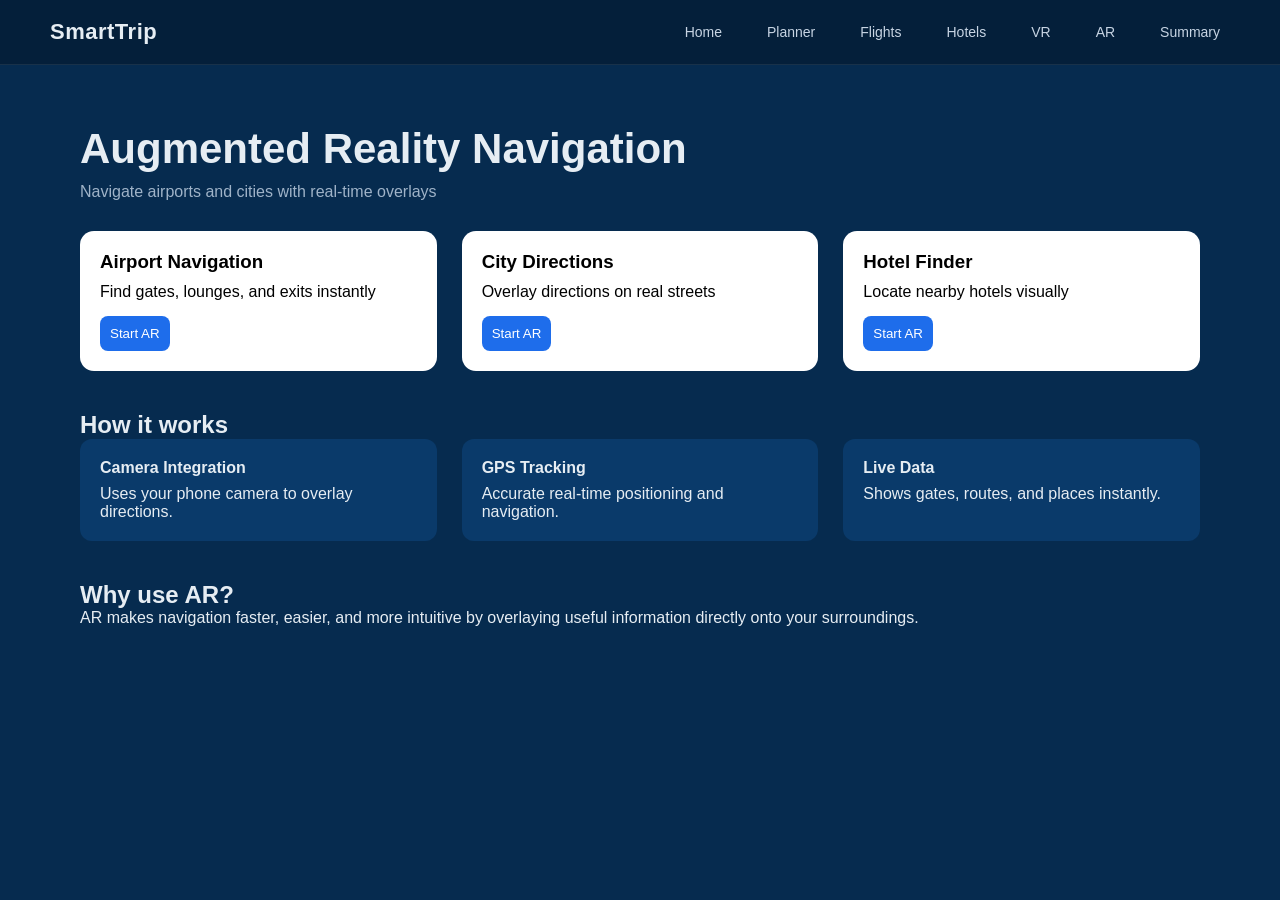
<file: ar.html>
<!DOCTYPE html>
<html>
<head>
  <title>AR Navigation</title>
  <link rel="stylesheet" href="css/style.css">
  
</head>
<body>

<header class="navbar">

  <div class="logo">SmartTrip</div>

  <!-- HAMBURGER (mobile) -->
  <div class="menu-toggle" onclick="toggleMenu()">☰</div>

  <nav class="nav-links" id="navLinks">
    <a href="index.html">Home</a>
    <a href="planner.html">Planner</a>
    <a href="booking.html">Flights</a>
    <a href="hotels.html">Hotels</a>
    <a href="vr.html">VR</a>
    <a href="ar.html">AR</a>
    <a href="summary.html">Summary</a>
  </nav>

</header>

<section class="container">

  <!-- HEADER -->
  <div class="page-header">
    <h1>Augmented Reality Navigation</h1>
    <p>Navigate airports and cities with real-time overlays</p>
  </div>

  <!-- FEATURES -->
  <div class="grid-3">

    <div class="card">
      <h3>Airport Navigation</h3>
      <p>Find gates, lounges, and exits instantly</p>
      <button onclick="openAR('airport')">Start AR</button>
    </div>

    <div class="card">
      <h3>City Directions</h3>
      <p>Overlay directions on real streets</p>
      <button onclick="openAR('city')">Start AR</button>
    </div>

    <div class="card">
      <h3>Hotel Finder</h3>
      <p>Locate nearby hotels visually</p>
      <button onclick="openAR('hotel')">Start AR</button>
    </div>

  </div>

  <!-- HOW IT WORKS -->
  <div class="info-section">
    <h2>How it works</h2>

    <div class="grid-3">
      <div class="info-card">
        <h4>Camera Integration</h4>
        <p>Uses your phone camera to overlay directions.</p>
      </div>

      <div class="info-card">
        <h4>GPS Tracking</h4>
        <p>Accurate real-time positioning and navigation.</p>
      </div>

      <div class="info-card">
        <h4>Live Data</h4>
        <p>Shows gates, routes, and places instantly.</p>
      </div>
    </div>
  </div>

  <!-- BENEFITS -->
  <div class="info-section">
    <h2>Why use AR?</h2>
    <p>
      AR makes navigation faster, easier, and more intuitive by overlaying useful
      information directly onto your surroundings.
    </p>
  </div>

</section>


<script>
function openAR(type){

  const trip = JSON.parse(localStorage.getItem("trip"));

  if(!trip){
    alert("Plan a trip first");
    return;
  }

  const destination = trip.to || "Delhi";

  let url = "";

  if(type === "airport"){
    // opens airport navigation
    url = "https://www.google.com/maps/search/airport+near+" + destination;
  }

  else if(type === "city"){
    // opens live directions (feels like AR navigation)
    url = "https://www.google.com/maps/dir/?api=1&destination=" + destination + "&travelmode=driving";
  }

  else if(type === "hotel"){
    // opens hotels nearby
    url = "https://www.google.com/maps/search/hotels+in+" + destination;
  }

  window.open(url, "_blank");
}
</script>
</body>
</html>
</file>
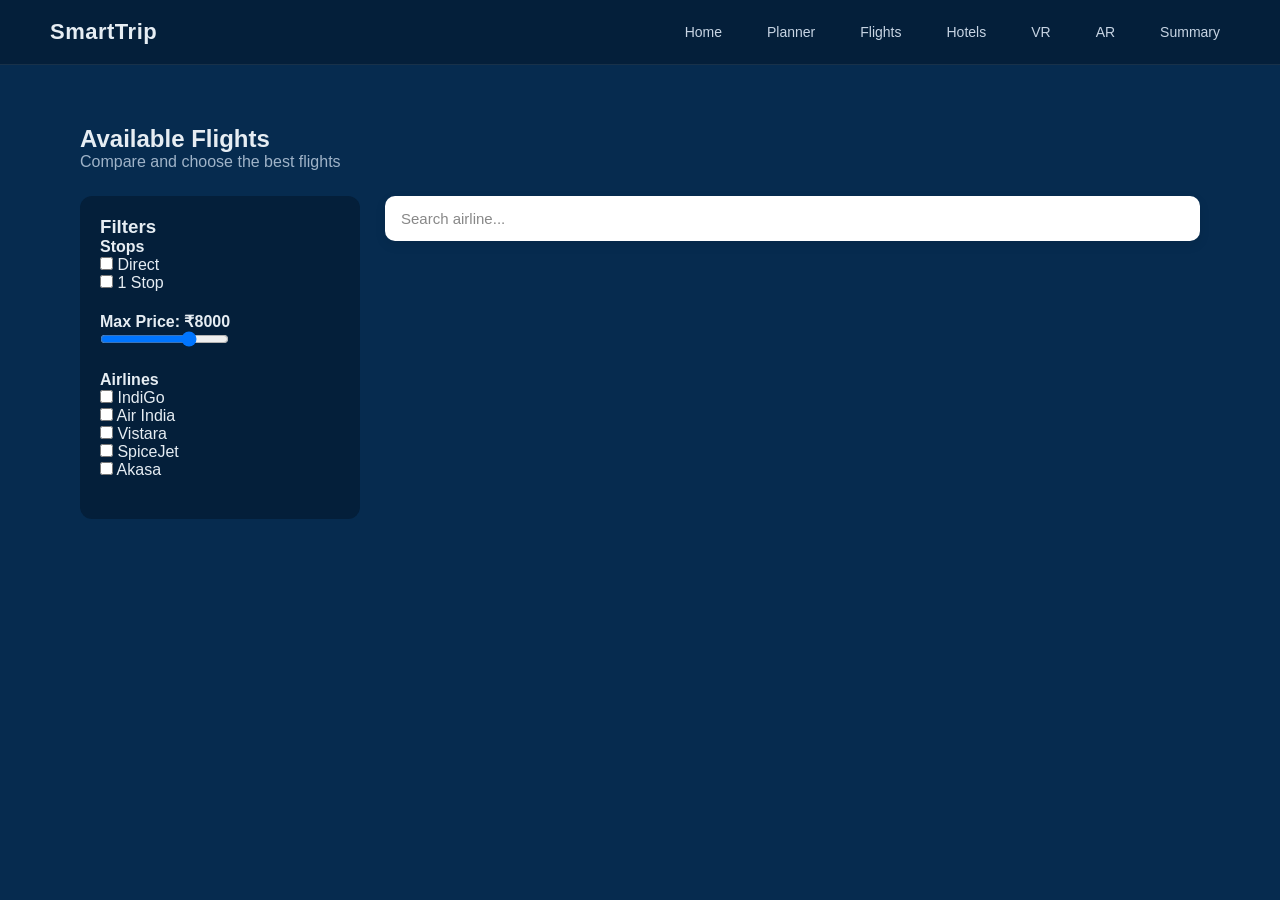
<file: booking.html>
<!DOCTYPE html>
<html>
<head>
  <title>Booking</title>
  <link rel="stylesheet" href="css/style.css">
</head>
<body>

<header class="navbar">
  <div class="logo">SmartTrip</div>

  <div class="menu-toggle" onclick="toggleMenu()">☰</div>

  <nav class="nav-links" id="navLinks">
    <a href="index.html">Home</a>
    <a href="planner.html">Planner</a>
    <a href="booking.html">Flights</a>
    <a href="hotels.html">Hotels</a>
    <a href="vr.html">VR</a>
    <a href="ar.html">AR</a>
    <a href="summary.html">Summary</a>
  </nav>
</header>

<section class="booking-container">

  <h1>Available Flights</h1>
  <p class="sub">Compare and choose the best flights</p>

  <div class="booking-layout">

    <!-- FILTERS -->
    <div class="filters">

      <h3>Filters</h3>

      <div class="filter-box">
        <p><b>Stops</b></p>
        <label><input type="checkbox" id="direct"> Direct</label><br>
        <label><input type="checkbox" id="onestop"> 1 Stop</label>
      </div>

      <div class="filter-box">
        <p><b>Max Price: ₹<span id="priceValue">8000</span></b></p>
        <input type="range" id="priceRange" min="3000" max="10000" value="8000">
      </div>

      <div class="filter-box">
        <p><b>Airlines</b></p>
        <label><input type="checkbox" class="airline" value="indigo"> IndiGo</label><br>
        <label><input type="checkbox" class="airline" value="air india"> Air India</label><br>
        <label><input type="checkbox" class="airline" value="vistara"> Vistara</label><br>
        <label><input type="checkbox" class="airline" value="spicejet"> SpiceJet</label><br>
        <label><input type="checkbox" class="airline" value="akasa"> Akasa</label>
      </div>

    </div>

    <!-- RESULTS -->
    <div style="width:100%;">
      <input type="text" id="flightSearch" placeholder="Search airline..." class="search-input">
      <div class="results" id="flightsContainer"></div>
    </div>

  </div>

</section>

<script>

// SELECT
function selectFlight(flight){
  localStorage.setItem("flight", flight);
  window.location.href = "summary.html";
}

// LOAD
document.addEventListener("DOMContentLoaded", () => {

  const trip = JSON.parse(localStorage.getItem("trip"));
  const container = document.getElementById("flightsContainer");

  const flights = [
    "IndiGo","Air India","Vistara","SpiceJet","Akasa",
    "AirAsia","Emirates","Qatar Airways","Etihad","Go First"
  ];

  container.innerHTML = flights.map(name => {

    const price = Math.floor(Math.random() * 5000 + 3000);
    const stops = Math.random() > 0.5 ? "direct" : "1stop";

    return `
      <div class="flight-card"
        data-price="${price}"
        data-stops="${stops}"
        data-airline="${name.toLowerCase()}">

        <div class="flight-info">
          <h3>${name}</h3>
          <p>${trip.from} → ${trip.to}</p>
          <span>${stops === "direct" ? "Direct" : "1 Stop"}</span>
        </div>

        <div class="flight-price">
          <h2>₹${price}</h2>
          <button onclick="selectFlight('${name} ₹${price}')">Select</button>
        </div>

      </div>
    `;
  }).join("");

  initFilters();
});

// 🔥 COMBINED FILTER + SEARCH
function initFilters(){

  const priceRange = document.getElementById("priceRange");
  const priceValue = document.getElementById("priceValue");
  const searchInput = document.getElementById("flightSearch");

  priceRange.addEventListener("input", () => {
    priceValue.innerText = priceRange.value;
    applyFilters();
  });

  document.getElementById("direct").addEventListener("change", applyFilters);
  document.getElementById("onestop").addEventListener("change", applyFilters);

  document.querySelectorAll(".airline")
    .forEach(cb => cb.addEventListener("change", applyFilters));

  searchInput.addEventListener("input", applyFilters);
}

// 🔥 MAIN LOGIC (FILTER + SEARCH TOGETHER)
function applyFilters(){

  const maxPrice = parseInt(document.getElementById("priceRange").value);
  const direct = document.getElementById("direct").checked;
  const onestop = document.getElementById("onestop").checked;
  const search = document.getElementById("flightSearch").value.toLowerCase();

  const selectedAirlines = Array.from(document.querySelectorAll(".airline"))
    .filter(cb => cb.checked)
    .map(cb => cb.value);

  document.querySelectorAll(".flight-card").forEach(card => {

    const price = parseInt(card.dataset.price);
    const stops = card.dataset.stops;
    const airline = card.dataset.airline;

    let show = true;

    if(price > maxPrice) show = false;
    if(direct && stops !== "direct") show = false;
    if(onestop && stops !== "1stop") show = false;

    if(selectedAirlines.length && !selectedAirlines.includes(airline)) show = false;
    if(search && !airline.includes(search)) show = false;

    card.style.display = show ? "flex" : "none";
  });
}

</script>

</body>
</html>
</file>
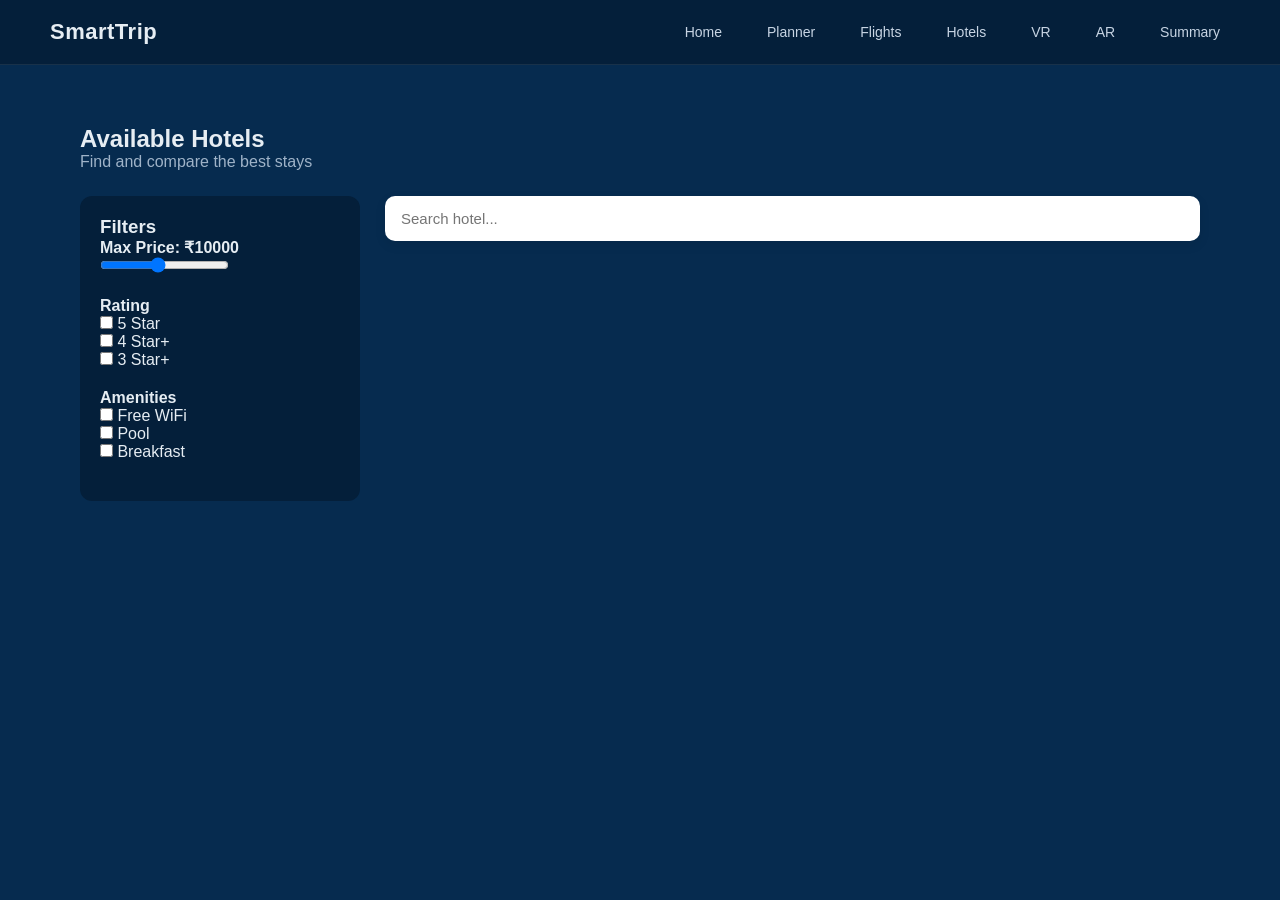
<file: hotels.html>
<!DOCTYPE html>
<html>
<head>
  <title>Hotels</title>
  <link rel="stylesheet" href="css/style.css">
</head>
<body>

<header class="navbar">
  <div class="logo">SmartTrip</div>

  <div class="menu-toggle" onclick="toggleMenu()">☰</div>

  <nav class="nav-links" id="navLinks">
    <a href="index.html">Home</a>
    <a href="planner.html">Planner</a>
    <a href="booking.html">Flights</a>
    <a href="hotels.html">Hotels</a>
    <a href="vr.html">VR</a>
    <a href="ar.html">AR</a>
    <a href="summary.html">Summary</a>
  </nav>
</header>

<section class="booking-container">

  <h1>Available Hotels</h1>
  <p class="sub">Find and compare the best stays</p>

  <div class="booking-layout">

    <!-- FILTERS -->
    <div class="filters">

      <h3>Filters</h3>

      <div class="filter-box">
        <p><b>Max Price: ₹<span id="hotelPriceValue">10000</span></b></p>
        <input type="range" id="hotelPriceRange" min="2000" max="20000" value="10000">
      </div>

      <div class="filter-box">
        <p><b>Rating</b></p>
        <label><input type="checkbox" class="rating" value="5"> 5 Star</label><br>
        <label><input type="checkbox" class="rating" value="4"> 4 Star+</label><br>
        <label><input type="checkbox" class="rating" value="3"> 3 Star+</label>
      </div>

      <div class="filter-box">
        <p><b>Amenities</b></p>
        <label><input type="checkbox" class="amenity" value="wifi"> Free WiFi</label><br>
        <label><input type="checkbox" class="amenity" value="pool"> Pool</label><br>
        <label><input type="checkbox" class="amenity" value="breakfast"> Breakfast</label>
      </div>

    </div>

    <!-- RESULTS -->
    <div style="width:100%;">
      <input type="text" id="hotelSearch" placeholder="Search hotel..." class="search-input1">
      <div class="results" id="hotelsContainer"></div>
    </div>

  </div>

</section>

<script>

// SELECT HOTEL
function selectHotel(hotel){
  localStorage.setItem("hotel", hotel);
  window.location.href = "summary.html";
}

// LOAD
document.addEventListener("DOMContentLoaded", () => {

  const trip = JSON.parse(localStorage.getItem("trip"));
  const container = document.getElementById("hotelsContainer");

  const hotels = [
    "Hotel Sunshine","Grand Palace","Budget Inn","Luxury Suites",
    "Ocean View","Royal Stay","City Lodge","Elite Residency",
    "Comfort Rooms","Skyline Hotel"
  ];

  container.innerHTML = hotels.map(name => {

    const price = Math.floor(Math.random() * 8000 + 2000);
    const rating = Math.floor(Math.random() * 3 + 3);

    const amenities = ["wifi","pool","breakfast"]
      .filter(() => Math.random() > 0.5);

    return `
      <div class="hotel-card"
        data-price="${price}"
        data-rating="${rating}"
        data-amenities="${amenities.join(",")}"
        data-name="${name.toLowerCase()}">

        <div>
          <h3>${name}</h3>
          <p>${trip.to} • ${rating} Star</p>
          <span>${amenities.join(" • ")}</span>
        </div>

        <div>
          <h2>₹${price}</h2>
          <button onclick="selectHotel('${name} ₹${price}')">
            Select
          </button>
        </div>

      </div>
    `;
  }).join("");

  initFilters();
});

// 🔥 COMBINED FILTER + SEARCH
function initFilters(){

  const priceRange = document.getElementById("hotelPriceRange");
  const priceValue = document.getElementById("hotelPriceValue");
  const searchInput = document.getElementById("hotelSearch");

  priceRange.addEventListener("input", () => {
    priceValue.innerText = priceRange.value;
    applyFilters();
  });

  document.querySelectorAll(".rating")
    .forEach(cb => cb.addEventListener("change", applyFilters));

  document.querySelectorAll(".amenity")
    .forEach(cb => cb.addEventListener("change", applyFilters));

  searchInput.addEventListener("input", applyFilters);
}

// 🔥 MAIN LOGIC
function applyFilters(){

  const maxPrice = parseInt(document.getElementById("hotelPriceRange").value);
  const search = document.getElementById("hotelSearch").value.toLowerCase();

  const selectedRatings = Array.from(document.querySelectorAll(".rating"))
    .filter(cb => cb.checked)
    .map(cb => parseInt(cb.value));

  const selectedAmenities = Array.from(document.querySelectorAll(".amenity"))
    .filter(cb => cb.checked)
    .map(cb => cb.value);

  document.querySelectorAll(".hotel-card").forEach(card => {

    const price = parseInt(card.dataset.price);
    const rating = parseInt(card.dataset.rating);
    const amenities = card.dataset.amenities.split(",");
    const name = card.dataset.name;

    let show = true;

    if(price > maxPrice) show = false;

    if(selectedRatings.length &&
       !selectedRatings.some(r => rating >= r)) show = false;

    if(selectedAmenities.length &&
       !selectedAmenities.every(a => amenities.includes(a))) show = false;

    if(search && !name.includes(search)) show = false;

    card.style.display = show ? "flex" : "none";
  });
}

</script>

</body>
</html>
</file>
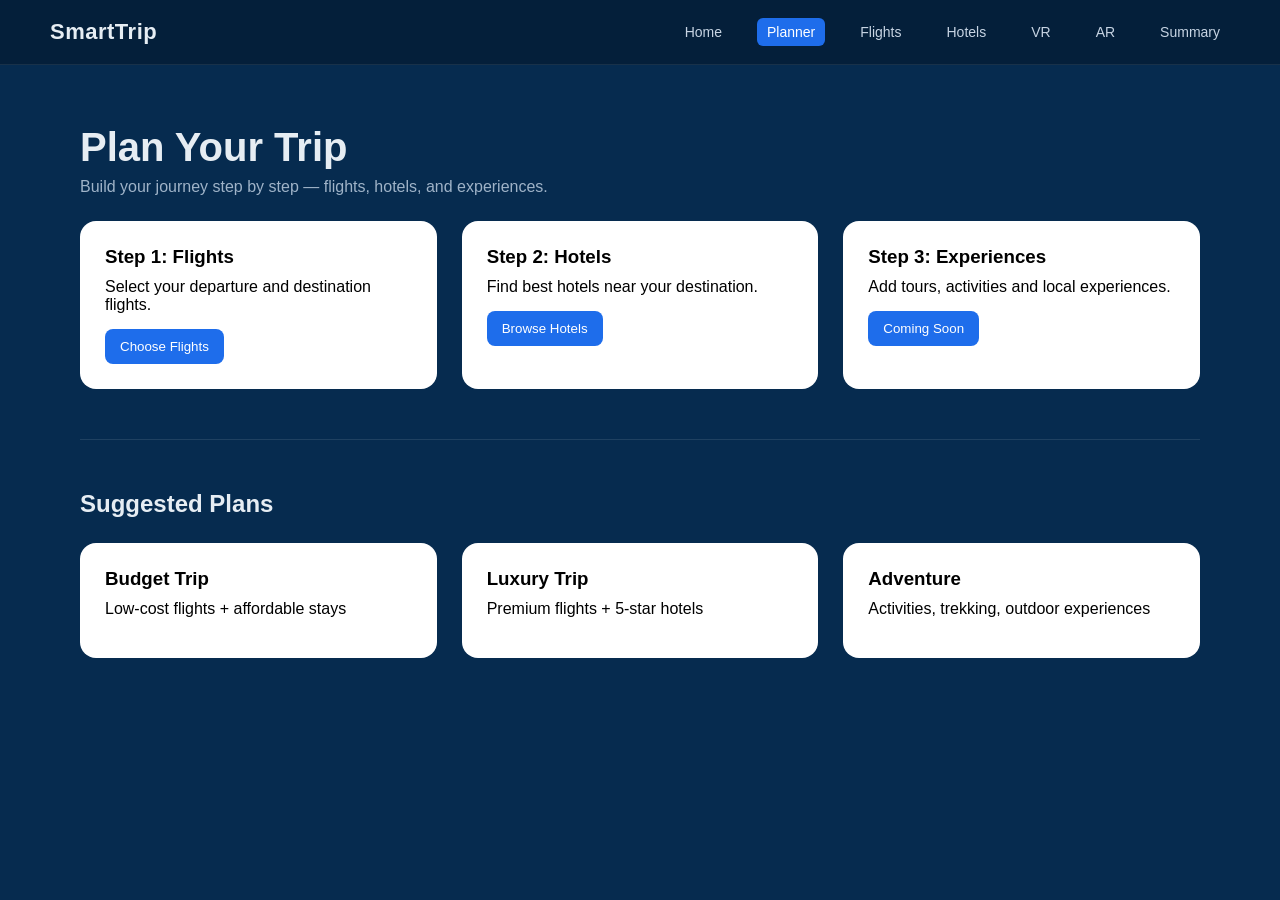
<file: planner.html>
<!DOCTYPE html>
<html>
<head>
  <title>Planner</title>
  <link rel="stylesheet" href="css/style.css">
</head>
<body>

<header class="navbar">

  <div class="logo">SmartTrip</div>

  <!-- HAMBURGER (mobile) -->
  <div class="menu-toggle" onclick="toggleMenu()">☰</div>

  <nav class="nav-links" id="navLinks">
    <a href="index.html">Home</a>
    <a href="planner.html">Planner</a>
    <a href="booking.html">Flights</a>
    <a href="hotels.html">Hotels</a>
    <a href="vr.html">VR</a>
    <a href="ar.html">AR</a>
    <a href="summary.html">Summary</a>
  </nav>

</header>

<section class="planner-container">

  <!-- HEADER -->
  <div class="planner-header">
    <h1>Plan Your Trip</h1>
    <p>Build your journey step by step — flights, hotels, and experiences.</p>
  </div>

  <!-- STEPS -->
  <div class="planner-grid">

    <div class="planner-card">
      <h3>Step 1: Flights</h3>
      <p>Select your departure and destination flights.</p>
      <button onclick="goTo('booking.html')">Choose Flights</button>
    </div>

    <div class="planner-card">
      <h3>Step 2: Hotels</h3>
      <p>Find best hotels near your destination.</p>
      <button onclick="goTo('hotels.html')">Browse Hotels</button>
    </div>

    <div class="planner-card">
      <h3>Step 3: Experiences</h3>
      <p>Add tours, activities and local experiences.</p>
      <button>Coming Soon</button>
    </div>

  </div>

  <!-- DIVIDER -->
  <div class="divider"></div>

  <!-- SUGGESTED -->
  <div class="planner-header">
    <h2>Suggested Plans</h2>
  </div>

  <div class="planner-grid">

    <div class="planner-card">
      <h3>Budget Trip</h3>
      <p>Low-cost flights + affordable stays</p>
    </div>

    <div class="planner-card">
      <h3>Luxury Trip</h3>
      <p>Premium flights + 5-star hotels</p>
    </div>

    <div class="planner-card">
      <h3>Adventure</h3>
      <p>Activities, trekking, outdoor experiences</p>
    </div>

  </div>

</section>

<script src="js/app.js"></script>
</body>
</html>
</file>
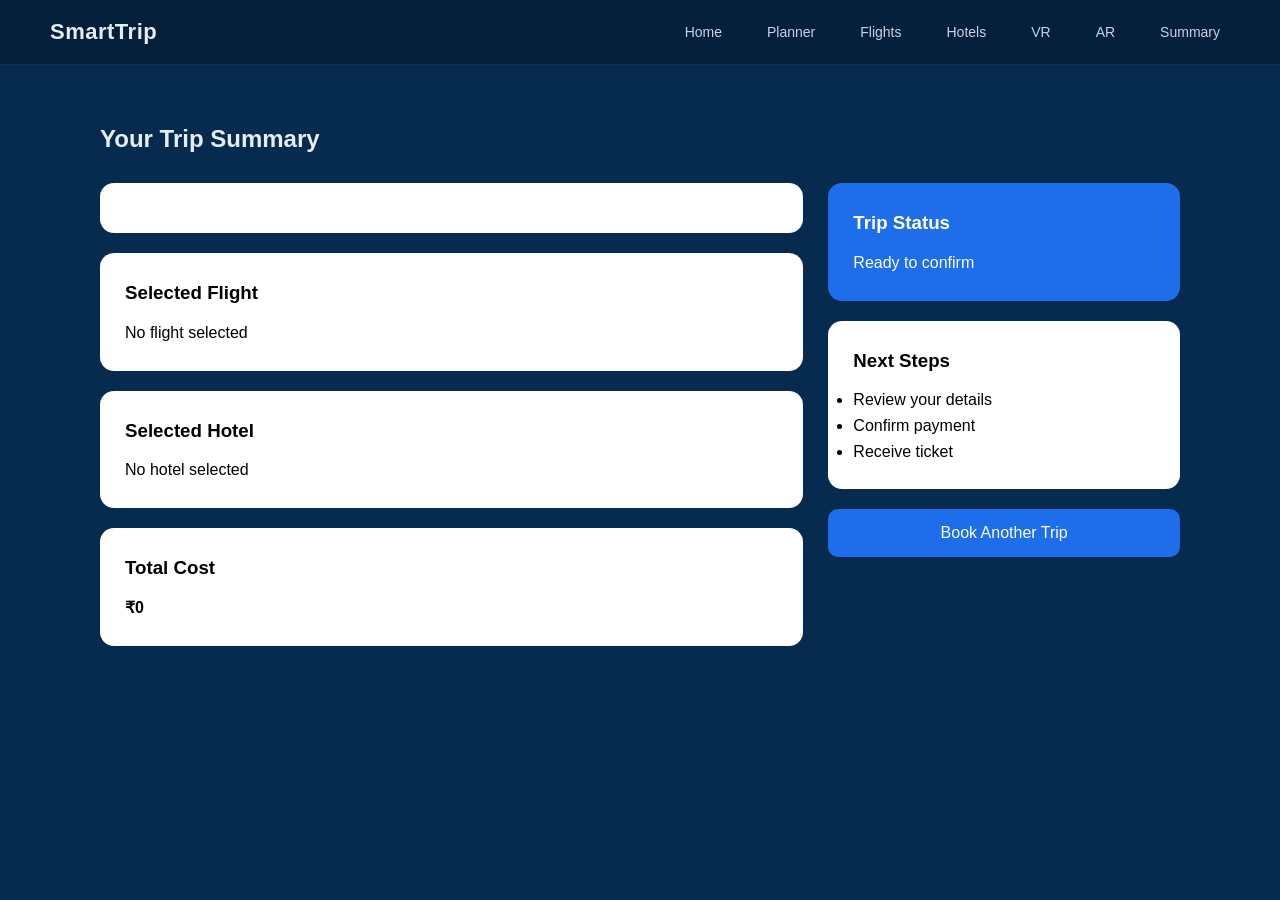
<file: summary.html>
<!DOCTYPE html>
<html>
<head>
  <title>Trip Summary</title>
  <link rel="stylesheet" href="css/style.css">
</head>
<body onload="loadSummary()">

<header class="navbar">

  <div class="logo">SmartTrip</div>

  <!-- HAMBURGER (mobile) -->
  <div class="menu-toggle" onclick="toggleMenu()">☰</div>

  <nav class="nav-links" id="navLinks">
    <a href="index.html">Home</a>
    <a href="planner.html">Planner</a>
    <a href="booking.html">Flights</a>
    <a href="hotels.html">Hotels</a>
    <a href="vr.html">VR</a>
    <a href="ar.html">AR</a>
    <a href="summary.html">Summary</a>
  </nav>

</header>

<section class="summary-container">

  <h1>Your Trip Summary</h1>

  <!-- MAIN GRID -->
  <div class="summary-grid">

    <!-- LEFT SIDE -->
    <div class="summary-left">

      <div class="summary-card" id="tripBox"></div>

      <div class="summary-card" id="flightBox"></div>
      <div class="summary-card" id="hotelBox"></div>
      <div class="summary-card" id="totalBox"></div>

    </div>

    <!-- RIGHT SIDE -->
    <div class="summary-right">

      <div class="summary-card highlight">
        <h3>Trip Status</h3>
        <p>Ready to confirm</p>
      </div>

      <div class="summary-card">
        <h3>Next Steps</h3>
        <ul>
          <li>Review your details</li>
          <li>Confirm payment</li>
          <li>Receive ticket</li>
        </ul>
      </div>

      <a href="index.html">
  <button class="primary-btn">Book Another Trip</button>
</a>

    </div>

  </div>

</section>

<script>
function loadSummary(){

  const trip = JSON.parse(localStorage.getItem("trip"));
  const flight = localStorage.getItem("flight");
  const hotel = localStorage.getItem("hotel");

  let total = 0;

  /* =========================
     TRIP DETAILS
  ========================= */
  if(trip){
    document.getElementById("tripBox").innerHTML = `
      <h3>Trip Details</h3>
      <p><b>From:</b> ${trip.from}</p>
      <p><b>To:</b> ${trip.to}</p>
      <p><b>Date:</b> ${trip.depart}</p>
      <p><b>Travelers:</b> ${trip.travelers}</p>
    `;
  }

  /* =========================
     FLIGHT
  ========================= */
  if(flight){
    document.getElementById("flightBox").innerHTML = `
      <h3>Selected Flight</h3>
      <p>${flight}</p>
    `;

    // extract price
    const fPrice = parseInt(flight.replace(/[^0-9]/g, ""));
    total += fPrice;
  } else {
    document.getElementById("flightBox").innerHTML = `
      <h3>Selected Flight</h3>
      <p>No flight selected</p>
    `;
  }

  /* =========================
     HOTEL
  ========================= */
  if(hotel){
    document.getElementById("hotelBox").innerHTML = `
      <h3>Selected Hotel</h3>
      <p>${hotel}</p>
    `;

    const hPrice = parseInt(hotel.replace(/[^0-9]/g, ""));
    total += hPrice;
  } else {
    document.getElementById("hotelBox").innerHTML = `
      <h3>Selected Hotel</h3>
      <p>No hotel selected</p>
    `;
  }

  /* =========================
     TOTAL
  ========================= */
  document.getElementById("totalBox").innerHTML = `
    <h3>Total Cost</h3>
    <p><b>₹${total}</b></p>
  `;

 function goTo(page){
  window.location.href = page;
}
}
</script>

</body>
</html>
</file>
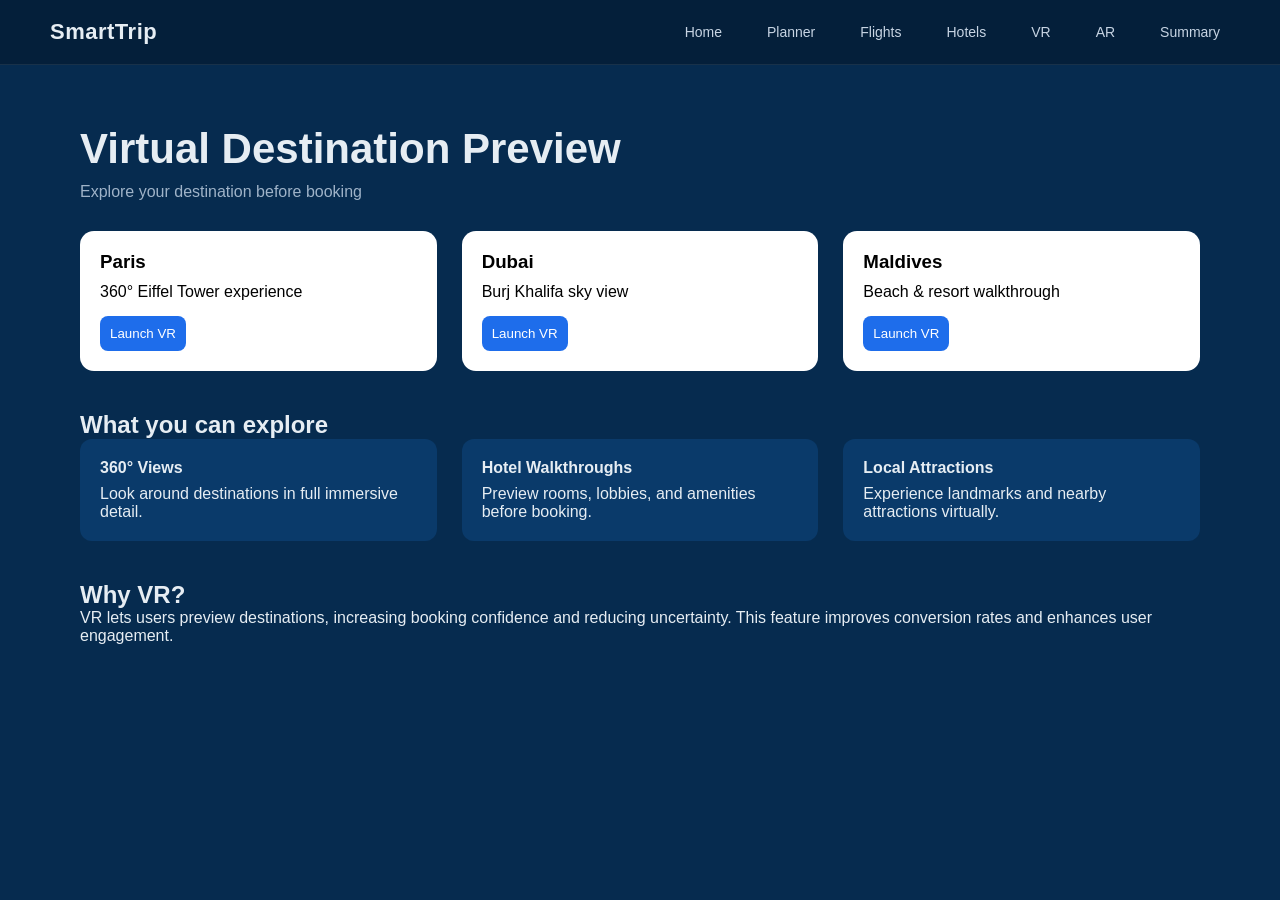
<file: vr.html>
<!DOCTYPE html>
<html>
<head>
  <title>VR Preview</title>
  <link rel="stylesheet" href="css/style.css">
</head>
<body>

<header class="navbar">

  <div class="logo">SmartTrip</div>

  <div class="menu-toggle" onclick="toggleMenu()">☰</div>

  <nav class="nav-links" id="navLinks">
    <a href="index.html">Home</a>
    <a href="planner.html">Planner</a>
    <a href="booking.html">Flights</a>
    <a href="hotels.html">Hotels</a>
    <a href="vr.html">VR</a>
    <a href="ar.html">AR</a>
    <a href="summary.html">Summary</a>
  </nav>

</header>

<section class="container">

  <div class="page-header">
    <h1>Virtual Destination Preview</h1>
    <p>Explore your destination before booking</p>
  </div>

  <div class="grid-3">

    <div class="card">
      <h3>Paris</h3>
      <p>360° Eiffel Tower experience</p>
      <button onclick="openEarth(48.8584, 2.2945)">Launch VR</button>
    </div>

    <div class="card">
      <h3>Dubai</h3>
      <p>Burj Khalifa sky view</p>
      <button onclick="openEarth( 25.1972 , 55.2744)">Launch VR</button>
    </div>

    <div class="card">
      <h3>Maldives</h3>
      <p>Beach & resort walkthrough</p>
      <button onclick="openEarth(3.2913, 73.3215)">Launch VR</button>
    </div>

  </div>

  <div class="info-section">
    <h2>What you can explore</h2>

    <div class="grid-3">
      <div class="info-card">
        <h4>360° Views</h4>
        <p>Look around destinations in full immersive detail.</p>
      </div>

      <div class="info-card">
        <h4>Hotel Walkthroughs</h4>
        <p>Preview rooms, lobbies, and amenities before booking.</p>
      </div>

      <div class="info-card">
        <h4>Local Attractions</h4>
        <p>Experience landmarks and nearby attractions virtually.</p>
      </div>
    </div>
  </div>

  <div class="info-section">
    <h2>Why VR?</h2>
    <p>
      VR lets users preview destinations, increasing booking confidence and reducing uncertainty.
      This feature improves conversion rates and enhances user engagement.
    </p>
  </div>

</section>

<!-- ✅ REQUIRED SCRIPT -->
<script>
function openEarth(lat, lng){
  const url = `https://earth.google.com/web/@${lat},${lng},8500a`;
  window.open(url, "_blank");
}
</script>

</body>
</html>
</file>
<file: css/style.css>
/* RESET */
* {
  margin: 0;
  padding: 0;
  box-sizing: border-box;
  font-family: 'Segoe UI', sans-serif;
}

body {
  background: #062B4F;
  color: #e6edf3;
}

/* NAVBAR */
.navbar {
  display: flex;
  justify-content: space-between;
  align-items: center;
  padding: 18px 50px;
  background: #041f3a;
  border-bottom: 1px solid rgba(255,255,255,0.08);
}

.logo {
  font-size: 22px;
  font-weight: 700;
  letter-spacing: 0.5px;
}

.nav-links {
  display: flex;
  align-items: center;
  gap: 25px;
}

.nav-links a {
  color: #c7d4e3;
  text-decoration: none;
  font-size: 14px;
  transition: 0.2s;
}

.nav-links a:hover {
  color: white;
}

/* HERO */
.hero {
  padding: 70px 60px;
}

.hero h1 {
  font-size: 52px;
  font-weight: 700;
  line-height: 1.2;
  margin-bottom: 30px;
}

/* TABS */
.tabs {
  display: flex;
  gap: 10px;
  margin-bottom: 20px;
}

.tabs button {
  padding: 10px 20px;
  border-radius: 25px;
  border: 1px solid #1E6DEB;
  background: transparent;
  color: white;
  cursor: pointer;
  transition: 0.2s;
}

.tabs button.active,
.tabs button:hover {
  background: #1E6DEB;
}

/* SEARCH BAR */
.search-container {
  display: grid;
  grid-template-columns: repeat(5, 1fr) 140px;
  background: white;
  border-radius: 12px;
  margin-top: 15px;
}

.input-box {
  padding: 12px 15px;
  border-right: 1px solid #eee;
  color: black;
  position: relative; /* Add this! */
}

.input-box label {
  font-size: 12px;
  color: gray;
}

.input-box input,
.input-box select {
  width: 100%;
  border: none;
  outline: none;
  font-size: 14px;
}

.search-btn {
  background: #1E6DEB;
  color: white;
  border: none;
  font-weight: 600;
  cursor: pointer;
  transition: 0.2s;
}

.search-btn:hover {
  background: #1557c5;
}

/* OPTIONS */
.options {
  margin-top: 15px;
  display: flex;
  gap: 20px;
  font-size: 13px;
}

/* SECTIONS */
.section {
  padding: 60px;
}

.section h2 {
  margin-bottom: 25px;
}

/* CARDS */
.cards {
  display: grid;
  grid-template-columns: repeat(3, 1fr);
  gap: 25px;
}

.card {
  background: white;
  color: black;
  padding: 20px;
  border-radius: 14px;
  transition: 0.2s;
}

.card:hover {
  transform: translateY(-5px);
}

.card h3 {
  margin-bottom: 10px;
}

.card button {
  margin-top: 15px;
  padding: 10px;
  background: #1E6DEB;
  border: none;
  color: white;
  border-radius: 8px;
  cursor: pointer;
}

/* QUICK */
.quick-section {
  display: flex;
  gap: 20px;
  padding: 40px 60px;
}

.quick-card {
  flex: 1;
  background: #0a3a6a;
  padding: 25px;
  border-radius: 12px;
  text-align: center;
  font-weight: 500;
  cursor: pointer;
  transition: 0.2s;
}

.quick-card:hover {
  background: #114c8c;
}

/* PROMO */
.promo {
  display: flex;
  align-items: center;
  justify-content: space-between;
  margin: 40px 60px;
  padding: 40px;
  background: #1E6DEB;
  border-radius: 16px;
}

.promo-text h2 {
  font-size: 32px;
  margin-bottom: 10px;
}

.promo-text button {
  margin-top: 15px;
  padding: 10px 20px;
  border: none;
  background: white;
  color: black;
  border-radius: 8px;
  cursor: pointer;
}

.promo-img {
  width: 40%;
  height: 220px;
  border-radius: 12px;
  background: url('https://images.unsplash.com/photo-1502920917128-1aa500764ce7') center/cover;
}

/* FOOTER */
.footer {
  text-align: center;
  padding: 25px;
  background: #041f3a;
  margin-top: 40px;
}

/* RESPONSIVE */
@media (max-width: 900px) {
  .search-container {
    grid-template-columns: 1fr;
  }

  .cards {
    grid-template-columns: 1fr;
  }

  .promo {
    flex-direction: column;
  }

  .promo-img {
    width: 100%;
    margin-top: 20px;
  }
}

/* SUMMARY PAGE */

.summary-container {
  padding: 60px;
  max-width: 1200px;
  margin: auto;
}

.summary-container h1 {
  margin-bottom: 30px;
}

/* GRID */
.summary-grid {
  display: grid;
  grid-template-columns: 2fr 1fr;
  gap: 25px;
}

/* CARDS */
.summary-card {
  background: white;
  color: black;
  padding: 25px;
  border-radius: 14px;
  margin-bottom: 20px;
  line-height: 1.6;
}

.summary-card h3 {
  margin-bottom: 12px;
}

/* RIGHT SIDE */
.summary-right .summary-card {
  margin-bottom: 20px;
}

.highlight {
  background: #1E6DEB;
  color: white;
}

/* BUTTON */
.primary-btn {
  width: 100%;
  padding: 15px;
  background: #1E6DEB;
  border: none;
  color: white;
  border-radius: 10px;
  font-size: 16px;
  cursor: pointer;
}

/* RESPONSIVE */
@media(max-width: 900px){
  .summary-grid {
    grid-template-columns: 1fr;
  }
}

/* PLANNER PAGE */

.planner-container {
  max-width: 1200px;
  margin: auto;
  padding: 60px 40px;
}

/* HEADER */
.planner-header {
  margin-bottom: 25px;
}

.planner-header h1 {
  font-size: 40px;
  margin-bottom: 8px;
}

.planner-header p {
  color: #9fb3c8;
}

/* GRID FIX */
.planner-grid {
  display: grid;
  grid-template-columns: repeat(3, 1fr);
  gap: 25px;
}

/* CARDS */
.planner-card {
  background: white;
  color: black;
  padding: 25px;
  border-radius: 16px;
  transition: 0.2s;
}

.planner-card:hover {
  transform: translateY(-6px);
}

.planner-card h3 {
  margin-bottom: 10px;
}

.planner-card p {
  margin-bottom: 15px;
}

.planner-card button {
  padding: 10px 15px;
  background: #1E6DEB;
  border: none;
  color: white;
  border-radius: 8px;
  cursor: pointer;
}

/* DIVIDER (THIS FIXES EMPTY SPACE FEEL) */
.divider {
  height: 1px;
  background: rgba(255,255,255,0.1);
  margin: 50px 0;
}

/* RESPONSIVE */
@media(max-width: 900px){
  .planner-grid {
    grid-template-columns: 1fr;
  }
}

/* BOOKING PAGE */

.booking-container {
  max-width: 1200px;
  margin: auto;
  padding: 60px 40px;
}

.sub {
  color: #9fb3c8;
  margin-bottom: 25px;
}

/* LAYOUT */
.booking-layout {
  display: grid;
  grid-template-columns: 280px 1fr;
  gap: 25px;
}

/* FILTERS */
.filters {
  background: #041f3a;
  padding: 20px;
  border-radius: 12px;
}

.filter-box {
  margin-bottom: 20px;
}

/* RESULTS */
.results {
  display: flex;
  flex-direction: column;
  gap: 15px;
}

/* FLIGHT CARD */
.flight-card {
  background: white;
  color: black;
  padding: 20px;
  border-radius: 14px;
  display: flex;
  justify-content: space-between;
  align-items: center;
}

.flight-info span {
  font-size: 13px;
  color: gray;
}

.flight-price h2 {
  margin-bottom: 10px;
}

.flight-price button,
.hotel-card button {
  background: #1E6DEB;
  color: white;
  border: none;
  padding: 10px 18px;
  border-radius: 10px;
  font-size: 14px;
  cursor: pointer;
  transition: 0.2s;
}

.flight-price button:hover,
.hotel-card button:hover {
  background: #1557c5;
}
/* RESPONSIVE */
@media(max-width: 900px){
  .booking-layout {
    grid-template-columns: 1fr;
  }
}

/* HOTEL CARD (same style as flights) */
.hotel-card {
  background: white;
  color: black;
  padding: 20px;
  border-radius: 14px;
  display: flex;
  justify-content: space-between;
  align-items: center;
}

.flight-card,
.hotel-card {
  display: flex;
  justify-content: space-between;
  align-items: center;
}

.flight-price {
  text-align: right;
}

/* NAVBAR IMPROVED */

.navbar {
  display: flex;
  justify-content: space-between;
  align-items: center;
  padding: 18px 50px;
  background: #041f3a;
  border-bottom: 1px solid rgba(255,255,255,0.08);
}

.logo {
  font-size: 22px;
  font-weight: 700;
}

/* LINKS */
.nav-links {
  display: flex;
  gap: 25px;
}

.nav-links a {
  color: #c7d4e3;
  text-decoration: none;
  font-size: 14px;
  padding: 6px 10px;
  border-radius: 6px;
  transition: 0.2s;
}

.nav-links a:hover {
  color: white;
  background: rgba(255,255,255,0.08);
}

/* ACTIVE LINK */
.nav-links a.active {
  background: #1E6DEB;
  color: white;
}

/* MOBILE */
.menu-toggle {
  display: none;
  font-size: 22px;
  cursor: pointer;
}

@media(max-width: 900px){
  .menu-toggle {
    display: block;
  }

  .nav-links {
    position: absolute;
    top: 60px;
    right: 20px;
    background: #041f3a;
    flex-direction: column;
    padding: 15px;
    border-radius: 10px;
    display: none;
  }

  .nav-links.show {
    display: flex;
  }
}

/* COMMON CONTAINER */
.container {
  max-width: 1200px;
  margin: auto;
  padding: 60px 40px;
}

/* HEADER */
.page-header {
  margin-bottom: 30px;
}

.page-header h1 {
  font-size: 42px;
  margin-bottom: 10px;
}

.page-header p {
  color: #9fb3c8;
}

/* GRID */
.grid-3 {
  display: grid;
  grid-template-columns: repeat(3, 1fr);
  gap: 25px;
  margin-bottom: 40px;
}

/* INFO SECTION */
.info-section {
  margin-top: 40px;
}

/* INFO CARDS */
.info-card {
  background: #0a3a6a;
  padding: 20px;
  border-radius: 12px;
}

.info-card h4 {
  margin-bottom: 8px;
}

/* RESPONSIVE */
@media(max-width: 900px){
  .grid-3 {
    grid-template-columns: 1fr;
  }
}

/* EXPLORE SECTION */

.explore-section {
  width: 100%;
  padding: 60px 80px; /* edge spacing */
}

.explore-section h2 {
  margin-bottom: 25px;
}

/* GRID */
.explore-grid {
  display: grid;
  grid-template-columns: repeat(3, 1fr);
  gap: 20px;
}

/* CARDS */
.explore-card {
  background: #0a3a6a;
  padding: 20px;
  border-radius: 12px;
  cursor: pointer;
  transition: 0.2s;
  font-size: 15px;
}

.explore-card:hover {
  background: #114c8c;
  transform: translateY(-4px);
}

/* MOBILE */
@media(max-width: 900px){
  .explore-grid {
    grid-template-columns: 1fr;
  }
}

/* DESTINATIONS SECTION */

.destinations-section {
  width: 100%;
  padding: 60px 60px; /* space from edges */
}

.destinations-section h2 {
  font-size: 34px;   /* bigger */
  font-weight: 700;
  margin-bottom: 30px;
  text-align: left;  /* force left */
}

/* GRID */
.destinations-grid {
  display: grid;
  grid-template-columns: repeat(5, 1fr); /* 👈 5 columns */
  gap: 20px;
}

/* CARD */
.destination-card {
  background: white;
  color: black;
  border-radius: 16px;
  overflow: hidden;
  cursor: pointer;
  transition: 0.25s;
}

.destination-card:hover {
  transform: translateY(-6px);
}

/* IMAGE (IMPORTANT — RECTANGLE FIX) */
.destination-img {
  width: 100%;
  height: 180px; /* THIS CONTROLS RECTANGLE SHAPE */
  overflow: hidden;
}

.destination-img img {
  width: 100%;
  height: 100%;
  object-fit: cover; /* keeps image perfectly fitted */
}

/* CONTENT */
.destination-content {
  padding: 18px;
}

.destination-content h3 {
  margin-bottom: 5px;
}

.destination-content p {
  color: gray;
  font-size: 14px;
  margin-bottom: 12px;
}

/* INFO ROW */
.destination-info {
  display: flex;
  justify-content: space-between;
  font-size: 13px;
  margin-bottom: 10px;
}

/* PRICE */
.price {
  color: #1E6DEB;
  font-weight: bold;
}

/* MOBILE */
@media(max-width: 900px){
  .destinations-grid {
    grid-template-columns: 1fr;
  }
}
.autocomplete-box {
  position: absolute;
  /* Ensure it starts exactly below the input */
  top: 100%; 
  left: 0;
  background: white;
  width: 100%;
  /* Added a shadow to give it depth and separate it from the background */
  box-shadow: 0 4px 12px rgba(0, 0, 0, 0.15); 
  border-radius: 8px;
  margin-top: 5px;
  /* Higher z-index to stay on top of the search button/other inputs */
  z-index: 1000; 
  overflow-y: auto;
  max-height: 250px;
  color: #333; /* Ensuring text is dark and readable */
}

.autocomplete-box div {
  padding: 12px 15px;
  cursor: pointer;
  border-bottom: 1px solid #f0f0f0;
  transition: background 0.2s ease;
}

.autocomplete-box div:last-child {
  border-bottom: none;
}

.autocomplete-box div:hover {
  background: #f5f7ff; /* A slight blue tint to match your SmartTrip theme */
  color: #006ce4;
}

/* SEARCH BAR WRAPPER */
.search-bar {
  width: 100%;
  margin-bottom: 20px;
}

/* INPUT */
.search-input {
  width: 100%;
  padding: 14px 16px;
  font-size: 15px;
  margin-bottom: 30px;

  border-radius: 10px;
  border: none;

  outline: none;

  background: #ffffff;
  color: #000;

  box-shadow: 0 4px 12px rgba(0,0,0,0.08);

  transition: all 0.2s ease;
}

.search-input1 {
  width: 100%;
  padding: 14px 16px;
  font-size: 15px;
  margin-bottom: 30px;

  border-radius: 10px;
  border: none;

  outline: none;

  background: #ffffff;
  color: #000;

  box-shadow: 0 4px 12px rgba(0,0,0,0.08);

  transition: all 0.2s ease;
}

/* FOCUS EFFECT */
.search-input:focus {
  box-shadow: 0 0 0 2px #2f6fed;
}

/* PLACEHOLDER */
.search-input::placeholder {
  color: #888;
}
</file>
